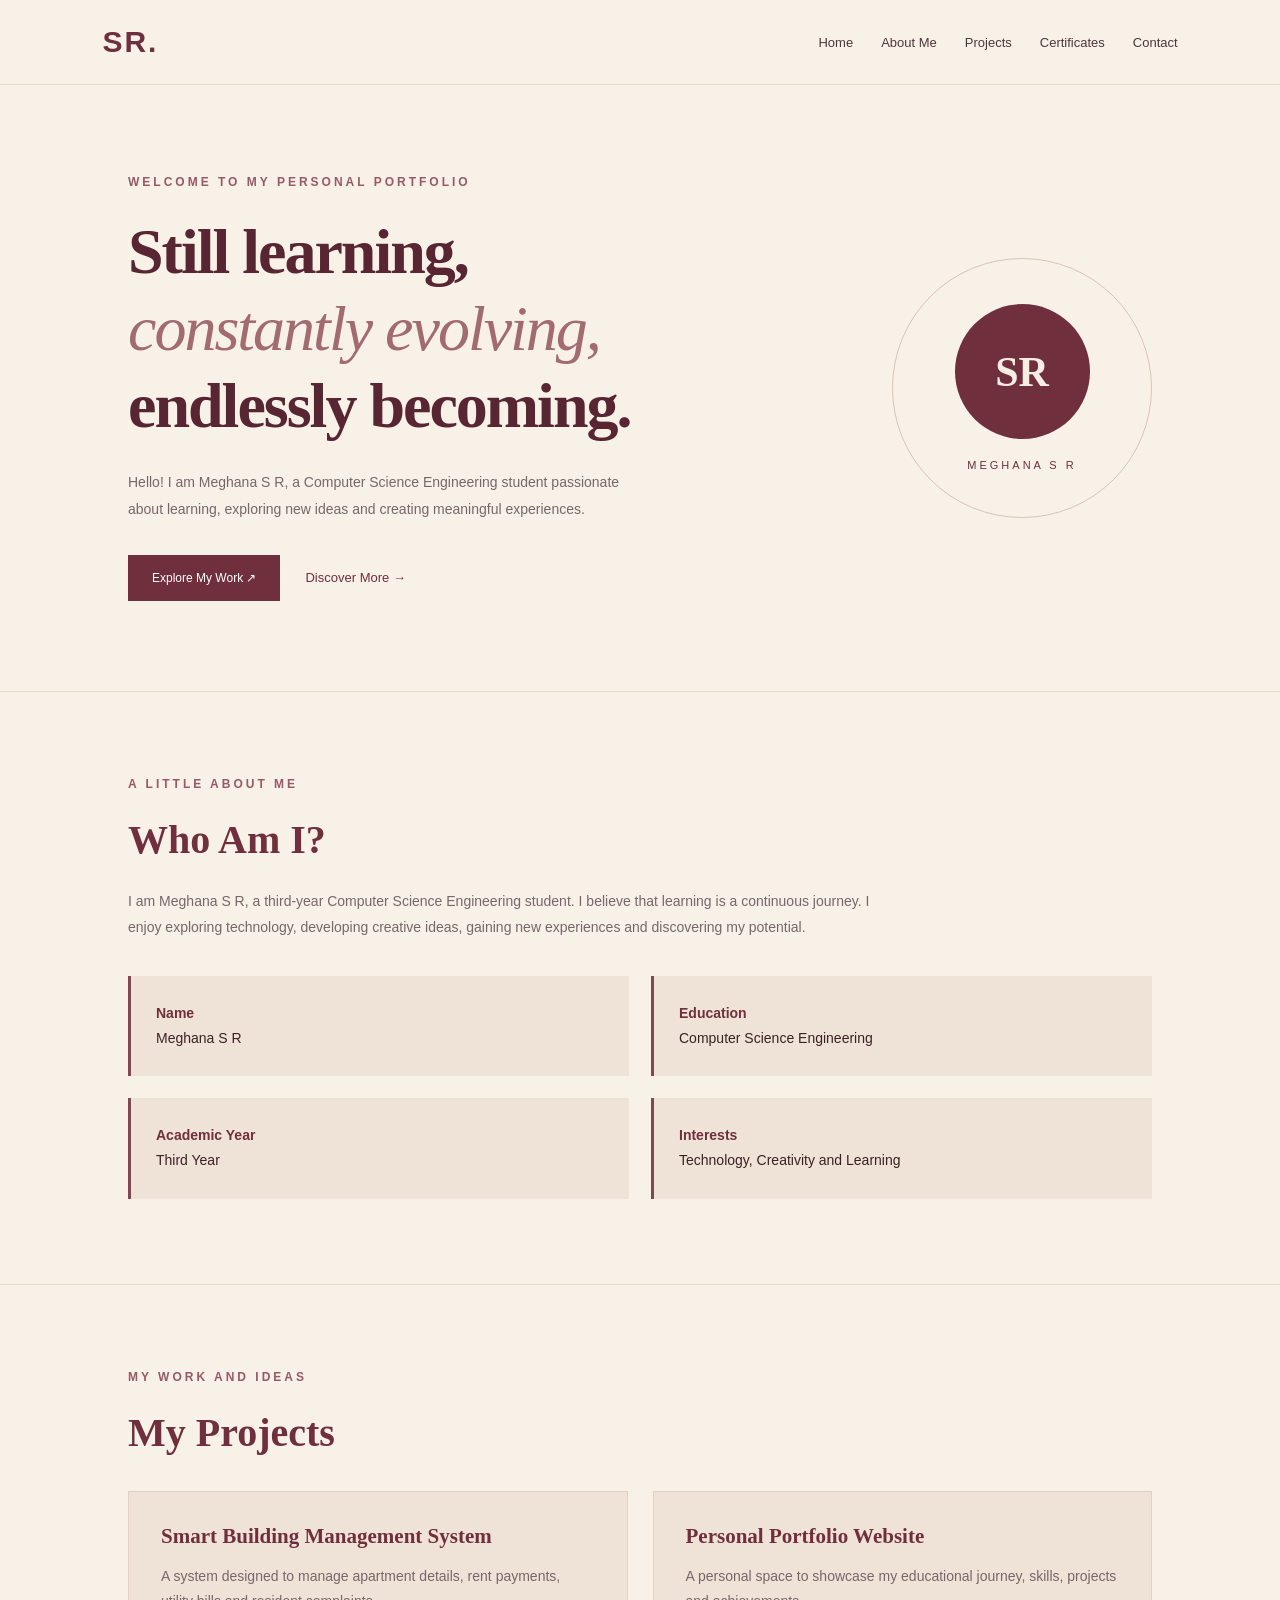
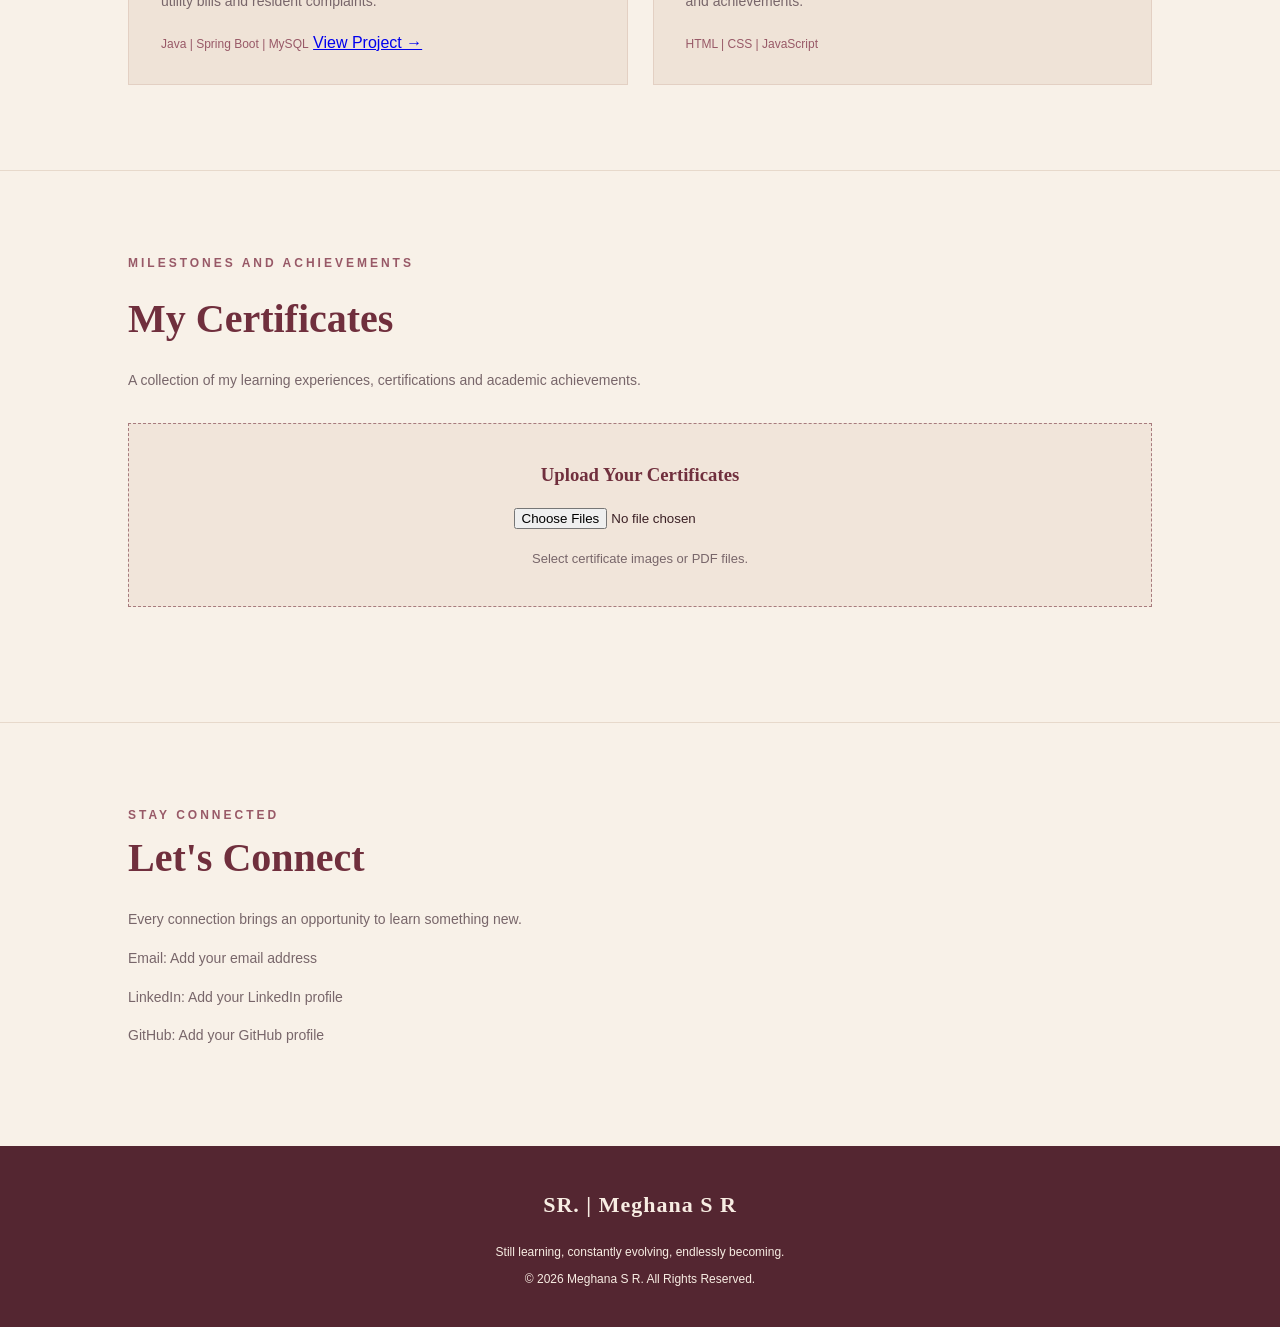
<file: index.html>
<!DOCTYPE html>
<html lang="en">

<head>
    <meta charset="UTF-8">
    <meta name="viewport" content="width=device-width, initial-scale=1.0">

    <title>Meghana S R | Personal Portfolio</title>

    <link rel="stylesheet" href="style.css">
</head>

<body>

    <!-- HEADER -->
    <header>
        <a href="#home" class="logo">SR.</a>

        <nav>
            <a href="#home">Home</a>
            <a href="#about">About Me</a>
            <a href="#projects">Projects</a>
            <a href="#certificates">Certificates</a>
            <a href="#contact">Contact</a>
        </nav>
    </header>


    <!-- HOME SECTION -->
    <section class="home" id="home">

        <div class="home-content">

            <p class="welcome">
                WELCOME TO MY PERSONAL PORTFOLIO
            </p>

            <h1>
                Still learning,<br>
                <span>constantly evolving,</span><br>
                endlessly becoming.
            </h1>

            <p class="intro">
                Hello! I am Meghana S R, a Computer Science
                Engineering student passionate about learning,
                exploring new ideas and creating meaningful
                experiences.
            </p>

            <div class="buttons">

                <a href="#projects" class="btn">
                    Explore My Work ↗
                </a>

                <a href="#about" class="about-btn">
                    Discover More →
                </a>

            </div>

        </div>


        <!-- SR LOGO -->
        <div class="logo-circle">

            <span>SR</span>

            <p>MEGHANA S R</p>

        </div>

    </section>


    <!-- ABOUT ME -->
    <section class="section" id="about">

        <p class="small-heading">A LITTLE ABOUT ME</p>

        <h2>Who Am I?</h2>

        <p>
            I am Meghana S R, a third-year Computer Science
            Engineering student. I believe that learning is
            a continuous journey. I enjoy exploring technology,
            developing creative ideas, gaining new experiences
            and discovering my potential.
        </p>

        <div class="details">

            <div>
                <b>Name</b>
                <p>Meghana S R</p>
            </div>

            <div>
                <b>Education</b>
                <p>Computer Science Engineering</p>
            </div>

            <div>
                <b>Academic Year</b>
                <p>Third Year</p>
            </div>

            <div>
                <b>Interests</b>
                <p>Technology, Creativity and Learning</p>
            </div>

        </div>

    </section>


    <!-- PROJECTS -->
    <section class="section" id="projects">

        <p class="small-heading">MY WORK AND IDEAS</p>

        <h2>My Projects</h2>

        <div class="project-container">

            <!-- PROJECT 1 -->
            <div class="project-card">

                <h3>Smart Building Management System</h3>

                <p>
                    A system designed to manage apartment
                    details, rent payments, utility bills
                    and resident complaints.
                </p>

                <span>Java | Spring Boot | MySQL</span>

                <a href="project1.html" class="project-link">
                    View Project →
                </a>

            </div>


            <!-- PROJECT 2 -->
            <div class="project-card">

                <h3>Personal Portfolio Website</h3>

                <p>
                    A personal space to showcase my educational
                    journey, skills, projects and achievements.
                </p>

                <span>HTML | CSS | JavaScript</span>

            </div>

        </div>

    </section>


    <!-- CERTIFICATES -->
    <section class="section" id="certificates">

        <p class="small-heading">MILESTONES AND ACHIEVEMENTS</p>

        <h2>My Certificates</h2>

        <p>
            A collection of my learning experiences,
            certifications and academic achievements.
        </p>

        <div class="upload-box">

            <h3>Upload Your Certificates</h3>

            <input
                type="file"
                id="certificateInput"
                accept="image/*,.pdf"
                multiple
            >

            <p>
                Select certificate images or PDF files.
            </p>

        </div>

        <div
            id="certificateGallery"
            class="certificate-gallery">
        </div>

    </section>


    <!-- CONTACT -->
    <section class="section" id="contact">

        <p class="small-heading">STAY CONNECTED</p>

        <h2>Let's Connect</h2>

        <p>
            Every connection brings an opportunity
            to learn something new.
        </p>

        <p>Email: Add your email address</p>

        <p>LinkedIn: Add your LinkedIn profile</p>

        <p>GitHub: Add your GitHub profile</p>

    </section>


    <!-- FOOTER -->
    <footer>

        <h3>SR. | Meghana S R</h3>

        <p>
            Still learning, constantly evolving,
            endlessly becoming.
        </p>

        <p>
            © 2026 Meghana S R. All Rights Reserved.
        </p>

    </footer>


    <script src="script.js"></script>

</body>

</html>
</file>
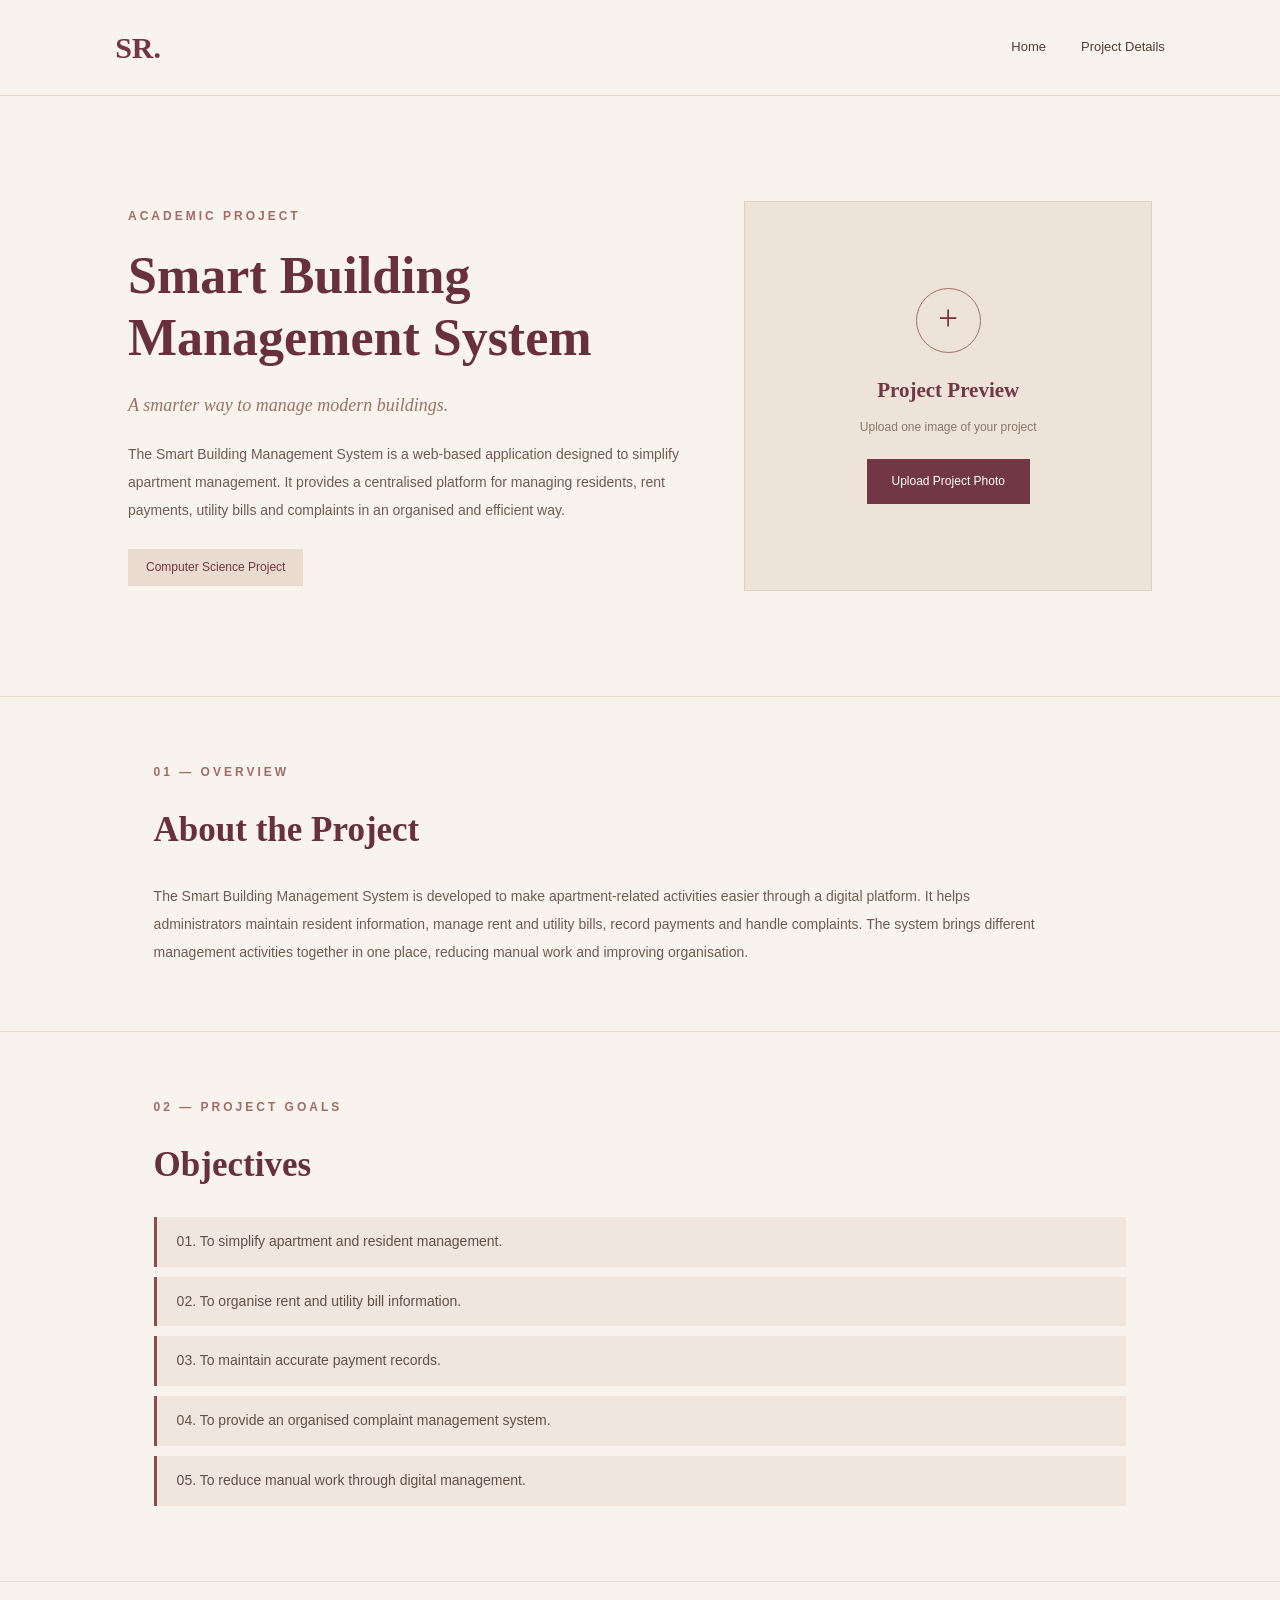
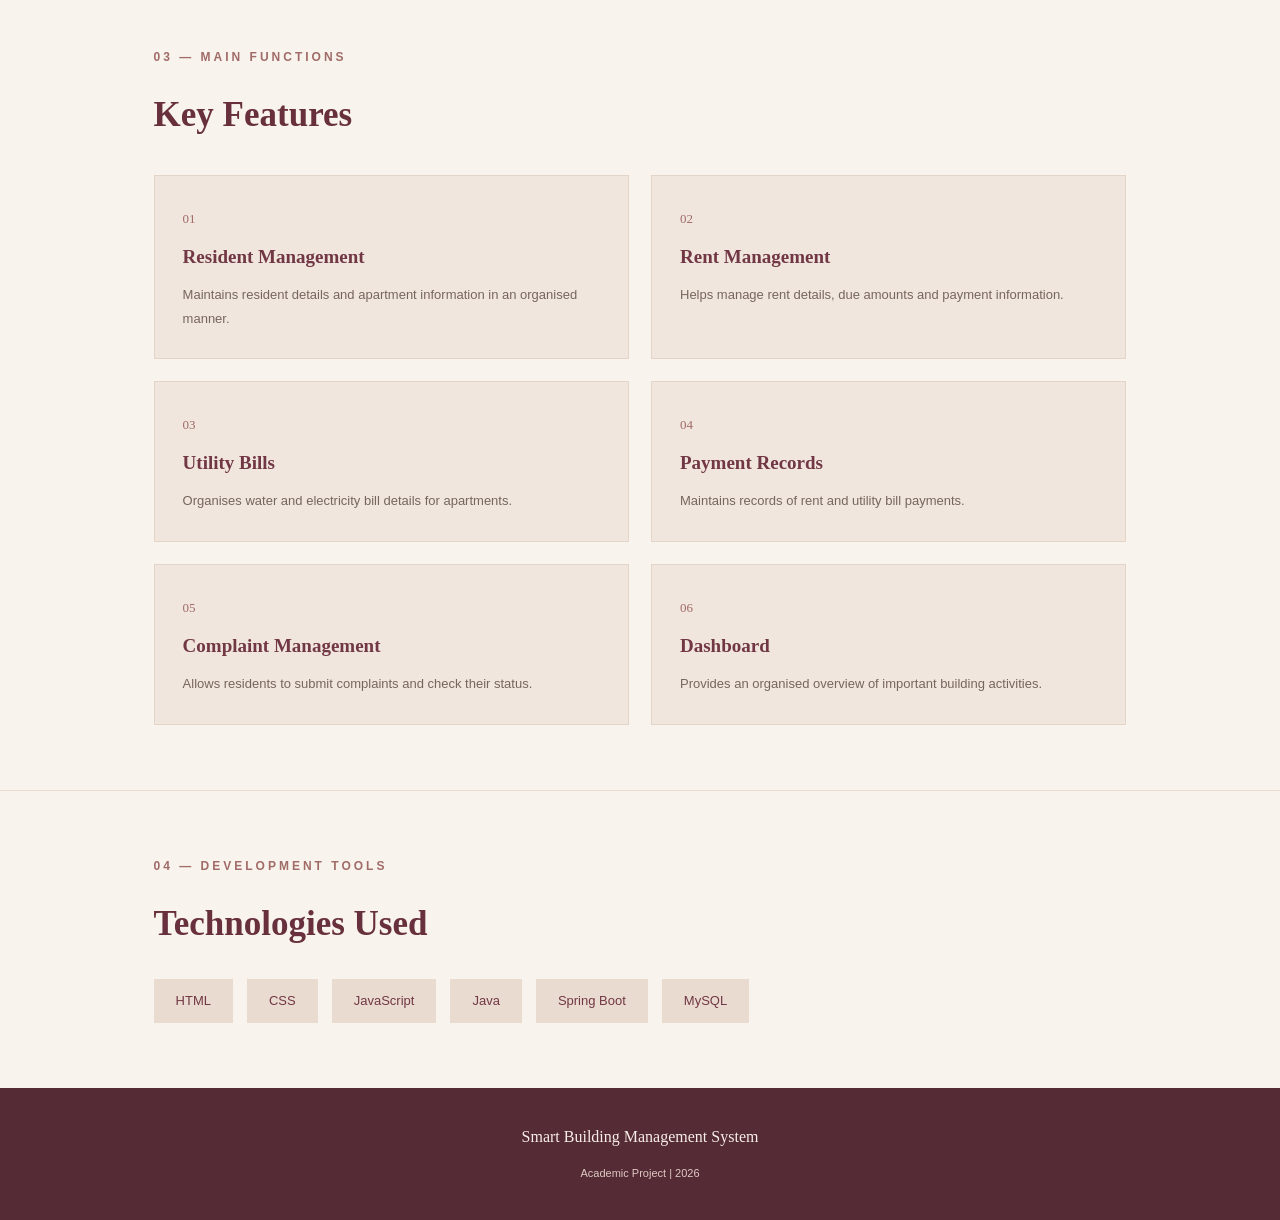
<file: project1.html>
<!DOCTYPE html>
<html lang="en">
<head>
    <meta charset="UTF-8">
    <meta name="viewport" content="width=device-width, initial-scale=1.0">
    <title>Smart Building Management System</title>
    <link rel="stylesheet" href="project1.css">
</head>

<body>

    <header class="header">
        <a href="index.html" class="logo">SR.</a>

        <nav>
            <a href="index.html">Home</a>
            <a href="#overview">Project Details</a>
        </nav>
    </header>

    <main>

        <!-- PROJECT INTRODUCTION -->

        <section class="project-hero">

            <div class="project-info">
                <p class="eyebrow">ACADEMIC PROJECT</p>

                <h1>Smart Building
                    <span>Management System</span>
                </h1>

                <p class="tagline">
                    A smarter way to manage modern buildings.
                </p>

                <p class="intro">
                    The Smart Building Management System is a web-based
                    application designed to simplify apartment management.
                    It provides a centralised platform for managing
                    residents, rent payments, utility bills and complaints
                    in an organised and efficient way.
                </p>

                <span class="project-type">Computer Science Project</span>
            </div>

            <!-- ONE PROJECT PHOTO UPLOAD SPACE -->

            <div class="photo-section">
                <div class="photo-box">

                    <div class="upload-content" id="uploadContent">
                        <div class="upload-icon">+</div>

                        <h3>Project Preview</h3>

                        <p>Upload one image of your project</p>

                        <label for="projectPhoto" class="upload-button">
                            Upload Project Photo
                        </label>
                    </div>

                    <img id="projectImage"
                         alt="Smart Building Management System">

                    <button type="button" id="removePhoto">
                        Remove Photo
                    </button>

                </div>

                <input type="file"
                       id="projectPhoto"
                       accept="image/*"
                       hidden>
            </div>

        </section>

        <!-- ABOUT PROJECT -->

        <section class="details-section" id="overview">

            <p class="eyebrow">01 — OVERVIEW</p>

            <h2>About the Project</h2>

            <p>
                The Smart Building Management System is developed to make
                apartment-related activities easier through a digital
                platform. It helps administrators maintain resident
                information, manage rent and utility bills, record payments
                and handle complaints. The system brings different
                management activities together in one place, reducing
                manual work and improving organisation.
            </p>

        </section>

        <!-- OBJECTIVES -->

        <section class="details-section">

            <p class="eyebrow">02 — PROJECT GOALS</p>

            <h2>Objectives</h2>

            <div class="objective-list">
                <p>01. To simplify apartment and resident management.</p>
                <p>02. To organise rent and utility bill information.</p>
                <p>03. To maintain accurate payment records.</p>
                <p>04. To provide an organised complaint management system.</p>
                <p>05. To reduce manual work through digital management.</p>
            </div>

        </section>

        <!-- KEY FEATURES -->

        <section class="details-section">

            <p class="eyebrow">03 — MAIN FUNCTIONS</p>

            <h2>Key Features</h2>

            <div class="feature-grid">

                <div class="feature">
                    <span>01</span>
                    <h3>Resident Management</h3>
                    <p>
                        Maintains resident details and apartment
                        information in an organised manner.
                    </p>
                </div>

                <div class="feature">
                    <span>02</span>
                    <h3>Rent Management</h3>
                    <p>
                        Helps manage rent details, due amounts and
                        payment information.
                    </p>
                </div>

                <div class="feature">
                    <span>03</span>
                    <h3>Utility Bills</h3>
                    <p>
                        Organises water and electricity bill details
                        for apartments.
                    </p>
                </div>

                <div class="feature">
                    <span>04</span>
                    <h3>Payment Records</h3>
                    <p>
                        Maintains records of rent and utility
                        bill payments.
                    </p>
                </div>

                <div class="feature">
                    <span>05</span>
                    <h3>Complaint Management</h3>
                    <p>
                        Allows residents to submit complaints
                        and check their status.
                    </p>
                </div>

                <div class="feature">
                    <span>06</span>
                    <h3>Dashboard</h3>
                    <p>
                        Provides an organised overview of
                        important building activities.
                    </p>
                </div>

            </div>

        </section>

        <!-- TECHNOLOGIES -->

        <section class="details-section">

            <p class="eyebrow">04 — DEVELOPMENT TOOLS</p>

            <h2>Technologies Used</h2>

            <div class="tech-list">
                <span>HTML</span>
                <span>CSS</span>
                <span>JavaScript</span>
                <span>Java</span>
                <span>Spring Boot</span>
                <span>MySQL</span>
            </div>

        </section>

    </main>

    <footer>
        <p>Smart Building Management System</p>
        <small>Academic Project | 2026</small>
    </footer>

    <script src="project1.js"></script>

</body>
</html>
</file>
<file: style.css>
/* GENERAL SETTINGS */

* {
    margin: 0;
    padding: 0;
    box-sizing: border-box;
    scroll-behavior: smooth;
}

body {
    font-family: 'Poppins', Arial, sans-serif;
    background-color: #F8F1E8;
    color: #3B2025;
}


/* HEADER */

header {
    display: flex;
    justify-content: space-between;
    align-items: center;
    padding: 25px 8%;
    background-color: #F8F1E8;
    border-bottom: 1px solid #E7D9CB;
}

.logo {
    font-size: 30px;
    font-weight: bold;
    color: #702F3D;
    text-decoration: none;
    letter-spacing: 2px;
}

nav {
    display: flex;
    gap: 28px;
}

nav a {
    text-decoration: none;
    color: #50363A;
    font-size: 13px;
    transition: 0.3s;
}

nav a:hover {
    color: #9D5965;
}


/* HOME SECTION */

.home {
    min-height: 580px;
    padding: 90px 10%;
    display: flex;
    justify-content: space-between;
    align-items: center;
    gap: 40px;
}

.home-content {
    max-width: 650px;
}

.welcome,
.small-heading {
    color: #985967;
    font-size: 12px;
    letter-spacing: 3px;
    margin-bottom: 25px;
    font-weight: 600;
}

.home h1 {
    font-family: Georgia, serif;
    font-size: clamp(38px, 5vw, 64px);
    line-height: 1.2;
    letter-spacing: -2px;
    margin-bottom: 25px;
    color: #572632;
}

.home h1 span {
    color: #A16B70;
    font-style: italic;
    font-weight: normal;
}

.intro {
    color: #78666A;
    line-height: 1.9;
    font-size: 14px;
    max-width: 500px;
}


/* HOME BUTTONS */

.buttons {
    display: flex;
    align-items: center;
    gap: 25px;
    margin-top: 32px;
}

.btn {
    background-color: #702F3D;
    color: #FFFFFF;
    padding: 16px 24px;
    text-decoration: none;
    font-size: 12px;
    transition: 0.3s;
}

.btn:hover {
    background-color: #4D202B;
}

.about-btn {
    color: #702F3D;
    text-decoration: none;
    font-size: 13px;
}


/* SR LOGO */

.logo-circle {
    width: 260px;
    height: 260px;
    border: 1px solid #D9C3B8;
    border-radius: 50%;
    display: flex;
    flex-direction: column;
    justify-content: center;
    align-items: center;
    flex-shrink: 0;
}

.logo-circle span {
    width: 135px;
    height: 135px;
    background-color: #702F3D;
    color: #F8EDE3;
    border-radius: 50%;
    display: flex;
    justify-content: center;
    align-items: center;
    font-family: Georgia, serif;
    font-size: 42px;
    font-weight: bold;
}

.logo-circle p {
    margin-top: 20px;
    font-size: 11px;
    letter-spacing: 3px;
    color: #702F3D;
}


/* GENERAL SECTIONS */

.section {
    padding: 85px 10%;
    border-top: 1px solid #E7D9CB;
}

.section h2 {
    font-family: Georgia, serif;
    font-size: 40px;
    color: #702F3D;
    margin-bottom: 25px;
}

.section > p:not(.small-heading) {
    color: #78666A;
    line-height: 1.9;
    max-width: 750px;
    font-size: 14px;
}


/* ABOUT DETAILS */

.details {
    display: grid;
    grid-template-columns: repeat(2, 1fr);
    gap: 22px;
    margin-top: 35px;
}

.details div {
    padding: 25px;
    background-color: #EFE3D7;
    border-left: 3px solid #854653;
    line-height: 1.8;
    font-size: 14px;
}

.details b {
    color: #702F3D;
}


/* PROJECT SECTION */

.project-container {
    display: grid;
    grid-template-columns: repeat(2, 1fr);
    gap: 25px;
    margin-top: 35px;
}

.project-card {
    padding: 32px;
    background-color: #EFE3D7;
    border: 1px solid #E3D0C3;
    transition: 0.3s;
}

.project-card:hover {
    transform: translateY(-5px);
    box-shadow: 0 8px 20px rgba(75, 36, 44, 0.08);
}

.project-card h3 {
    color: #702F3D;
    margin-bottom: 15px;
    font-family: Georgia, serif;
    font-size: 21px;
}

.project-card p {
    color: #78666A;
    font-size: 14px;
    line-height: 1.8;
    margin-bottom: 20px;
}

.project-card span {
    color: #985967;
    font-size: 12px;
}


/* CERTIFICATE SECTION */

.upload-box {
    margin-top: 30px;
    padding: 40px;
    border: 1px dashed #A77B7D;
    background-color: #F1E5DA;
    text-align: center;
}

.upload-box h3 {
    color: #702F3D;
    font-family: Georgia, serif;
}

.upload-box input {
    margin: 22px auto;
    max-width: 100%;
}

.upload-box p {
    color: #78666A;
    font-size: 13px;
}


/* CERTIFICATE GALLERY */

.certificate-gallery {
    display: grid;
    grid-template-columns: repeat(3, 1fr);
    gap: 20px;
    margin-top: 30px;
}

.certificate-card {
    padding: 18px;
    background-color: #EFE3D7;
    border: 1px solid #E3D0C3;
    overflow-wrap: anywhere;
}

.certificate-card h3 {
    color: #702F3D;
    font-size: 14px;
    margin-bottom: 12px;
}

.certificate-card img {
    width: 100%;
    height: 180px;
    object-fit: contain;
    background-color: #FFFFFF;
}

.certificate-card a {
    display: inline-block;
    margin-top: 12px;
    color: #702F3D;
    font-size: 13px;
    text-decoration: none;
}


/* CONTACT SECTION */

#contact p {
    margin-bottom: 12px;
}


/* FOOTER */

footer {
    padding: 35px 20px;
    text-align: center;
    background-color: #542631;
    color: #F8EDE3;
    font-size: 12px;
    line-height: 2.2;
}

footer h3 {
    font-family: Georgia, serif;
    font-size: 22px;
    margin-bottom: 10px;
    letter-spacing: 1px;
}


/* MOBILE RESPONSIVE DESIGN */

@media (max-width: 750px) {

    header {
        flex-direction: column;
        gap: 20px;
    }

    nav {
        flex-wrap: wrap;
        justify-content: center;
        gap: 15px;
    }

    .home {
        flex-direction: column;
        text-align: center;
        padding: 65px 7%;
    }

    .home-content {
        width: 100%;
    }

    .intro {
        margin: auto;
    }

    .buttons {
        justify-content: center;
        flex-wrap: wrap;
    }

    .logo-circle {
        width: 220px;
        height: 220px;
    }

    .project-container,
    .details,
    .certificate-gallery {
        grid-template-columns: 1fr;
    }

    .section {
        padding: 60px 7%;
    }

}
</file>
<file: project1.css>
/* GENERAL SETTINGS */

* {
    margin: 0;
    padding: 0;
    box-sizing: border-box;
}

html {
    scroll-behavior: smooth;
}

body {
    background-color: #f8f3ed;
    color: #44332d;
    font-family: Georgia, serif;
    line-height: 1.7;
}

/* NAVIGATION */

.header {
    display: flex;
    justify-content: space-between;
    align-items: center;
    padding: 22px 9%;
    border-bottom: 1px solid #e6d9ce;
    background-color: #f8f3ed;
}

.logo {
    text-decoration: none;
    font-size: 30px;
    font-weight: bold;
    color: #713744;
}

nav {
    display: flex;
    gap: 35px;
}

nav a {
    text-decoration: none;
    color: #513d35;
    font-family: Arial, sans-serif;
    font-size: 13px;
    transition: 0.3s;
}

nav a:hover {
    color: #9a5962;
}

/* PROJECT INTRODUCTION */

.project-hero {
    display: grid;
    grid-template-columns: 1.15fr 0.85fr;
    align-items: center;
    gap: 65px;
    padding: 90px 10%;
    min-height: 600px;
}

.eyebrow {
    color: #a16b68;
    font-family: Arial, sans-serif;
    font-size: 12px;
    font-weight: bold;
    letter-spacing: 3px;
    margin-bottom: 18px;
}

.project-info h1 {
    color: #682f3d;
    font-size: 52px;
    line-height: 1.2;
    margin-bottom: 20px;
}

.project-info h1 span {
    display: block;
}

.tagline {
    color: #997366;
    font-size: 18px;
    font-style: italic;
    margin-bottom: 20px;
}

.intro {
    color: #6d5c53;
    font-family: Arial, sans-serif;
    font-size: 14px;
    line-height: 2;
    margin-bottom: 25px;
}

.project-type {
    display: inline-block;
    background-color: #eadbd1;
    color: #713744;
    padding: 8px 18px;
    font-family: Arial, sans-serif;
    font-size: 12px;
}

/* PROJECT PHOTO UPLOAD */

.photo-section {
    width: 100%;
}

.photo-box {
    width: 100%;
    min-height: 390px;
    background-color: #eee3d9;
    border: 1px solid #dfcfc1;
    display: flex;
    justify-content: center;
    align-items: center;
    position: relative;
    padding: 20px;
    overflow: hidden;
}

.upload-content {
    display: flex;
    flex-direction: column;
    align-items: center;
    text-align: center;
}

.upload-icon {
    width: 65px;
    height: 65px;
    border: 1px solid #9e7169;
    border-radius: 50%;
    color: #713744;
    font-size: 35px;
    line-height: 60px;
    margin-bottom: 20px;
}

.upload-content h3 {
    color: #713744;
    font-size: 21px;
    margin-bottom: 8px;
}

.upload-content p {
    color: #89776d;
    font-family: Arial, sans-serif;
    font-size: 12px;
    margin-bottom: 22px;
}

.upload-button {
    background-color: #713744;
    color: white;
    padding: 12px 25px;
    font-family: Arial, sans-serif;
    font-size: 12px;
    cursor: pointer;
    transition: 0.3s;
}

.upload-button:hover {
    background-color: #4e2631;
}

/* UPLOADED IMAGE */

#projectImage {
    display: none;
    width: 100%;
    max-height: 430px;
    object-fit: contain;
}

#removePhoto {
    display: none;
    position: absolute;
    bottom: 12px;
    right: 12px;
    padding: 9px 16px;
    background-color: #713744;
    color: white;
    border: none;
    cursor: pointer;
    font-size: 11px;
}

#removePhoto:hover {
    background-color: #4e2631;
}

/* CONTENT SECTIONS */

.details-section {
    padding: 65px 12%;
    border-top: 1px solid #e8dcd2;
}

.details-section h2 {
    color: #682f3d;
    font-size: 35px;
    margin-bottom: 22px;
}

.details-section > p:not(.eyebrow) {
    max-width: 900px;
    color: #6d5c53;
    font-family: Arial, sans-serif;
    font-size: 14px;
    line-height: 2;
}

/* OBJECTIVES */

.objective-list {
    margin-top: 20px;
}

.objective-list p {
    padding: 13px 20px;
    margin-bottom: 10px;
    background-color: #f0e6dd;
    border-left: 3px solid #8b4b57;
    color: #625047;
    font-family: Arial, sans-serif;
    font-size: 14px;
}

/* KEY FEATURES */

.feature-grid {
    display: grid;
    grid-template-columns: repeat(2, 1fr);
    gap: 22px;
    margin-top: 30px;
}

.feature {
    background-color: #f0e6dd;
    border: 1px solid #e4d5c9;
    padding: 28px;
    transition: 0.3s;
}

.feature:hover {
    transform: translateY(-4px);
    border-color: #b58a80;
}

.feature span {
    color: #a16b68;
    font-size: 13px;
}

.feature h3 {
    color: #713744;
    font-size: 19px;
    margin: 10px 0;
}

.feature p {
    color: #76665d;
    font-family: Arial, sans-serif;
    font-size: 13px;
    line-height: 1.8;
}

/* TECHNOLOGIES */

.tech-list {
    display: flex;
    flex-wrap: wrap;
    gap: 14px;
    margin-top: 25px;
}

.tech-list span {
    padding: 11px 22px;
    background-color: #eadbd1;
    color: #713744;
    font-family: Arial, sans-serif;
    font-size: 13px;
}

/* FOOTER */

footer {
    background-color: #552b36;
    color: #f8eee7;
    padding: 35px 15px;
    text-align: center;
}

footer p {
    margin-bottom: 8px;
}

footer small {
    color: #dfc9c2;
    font-family: Arial, sans-serif;
    font-size: 11px;
}

/* MOBILE RESPONSIVE */

@media (max-width: 800px) {

    .header {
        flex-direction: column;
        gap: 15px;
    }

    nav {
        gap: 20px;
    }

    .project-hero {
        grid-template-columns: 1fr;
        padding: 55px 8%;
        gap: 35px;
    }

    .project-info h1 {
        font-size: 40px;
    }

    .photo-box {
        min-height: 320px;
    }

    .details-section {
        padding: 45px 8%;
    }
}

@media (max-width: 500px) {

    .feature-grid {
        grid-template-columns: 1fr;
    }

    .project-info h1 {
        font-size: 34px;
    }

    .details-section h2 {
        font-size: 28px;
    }

    nav {
        gap: 13px;
    }
}
</file>
